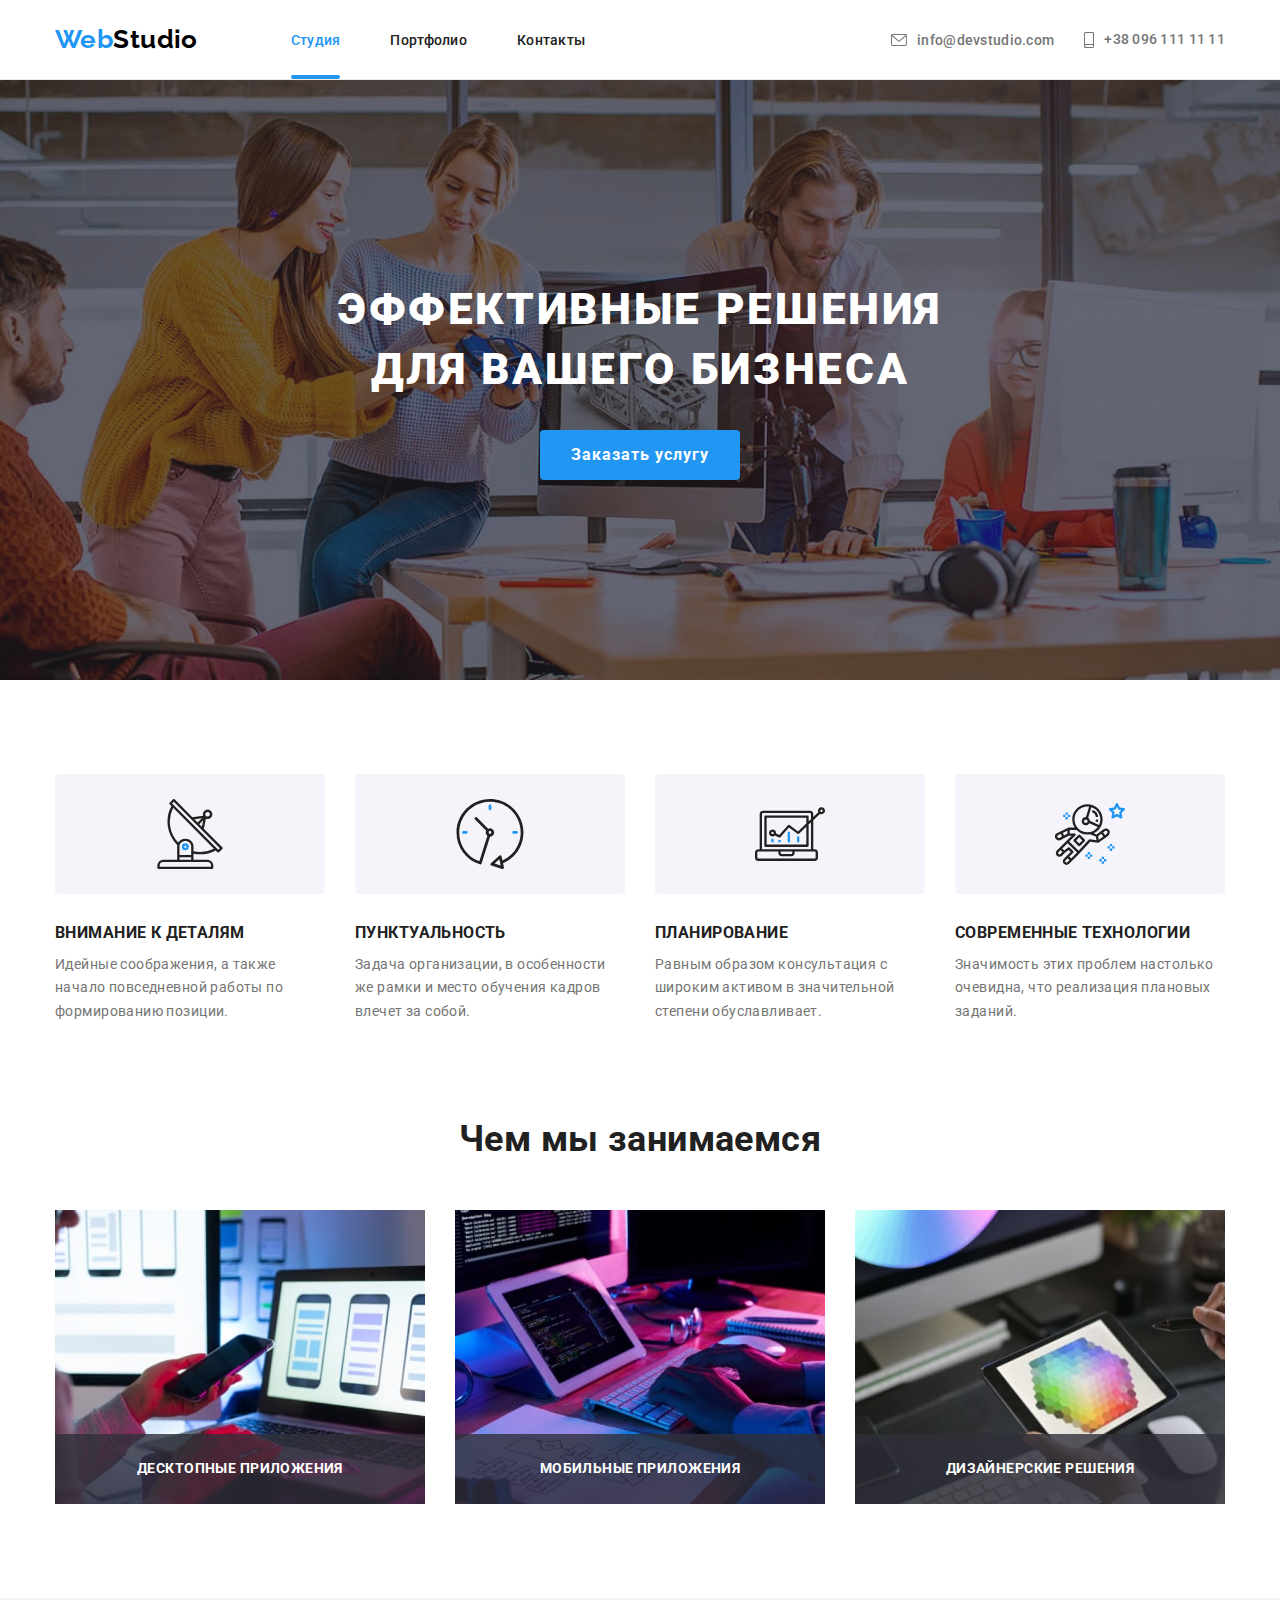
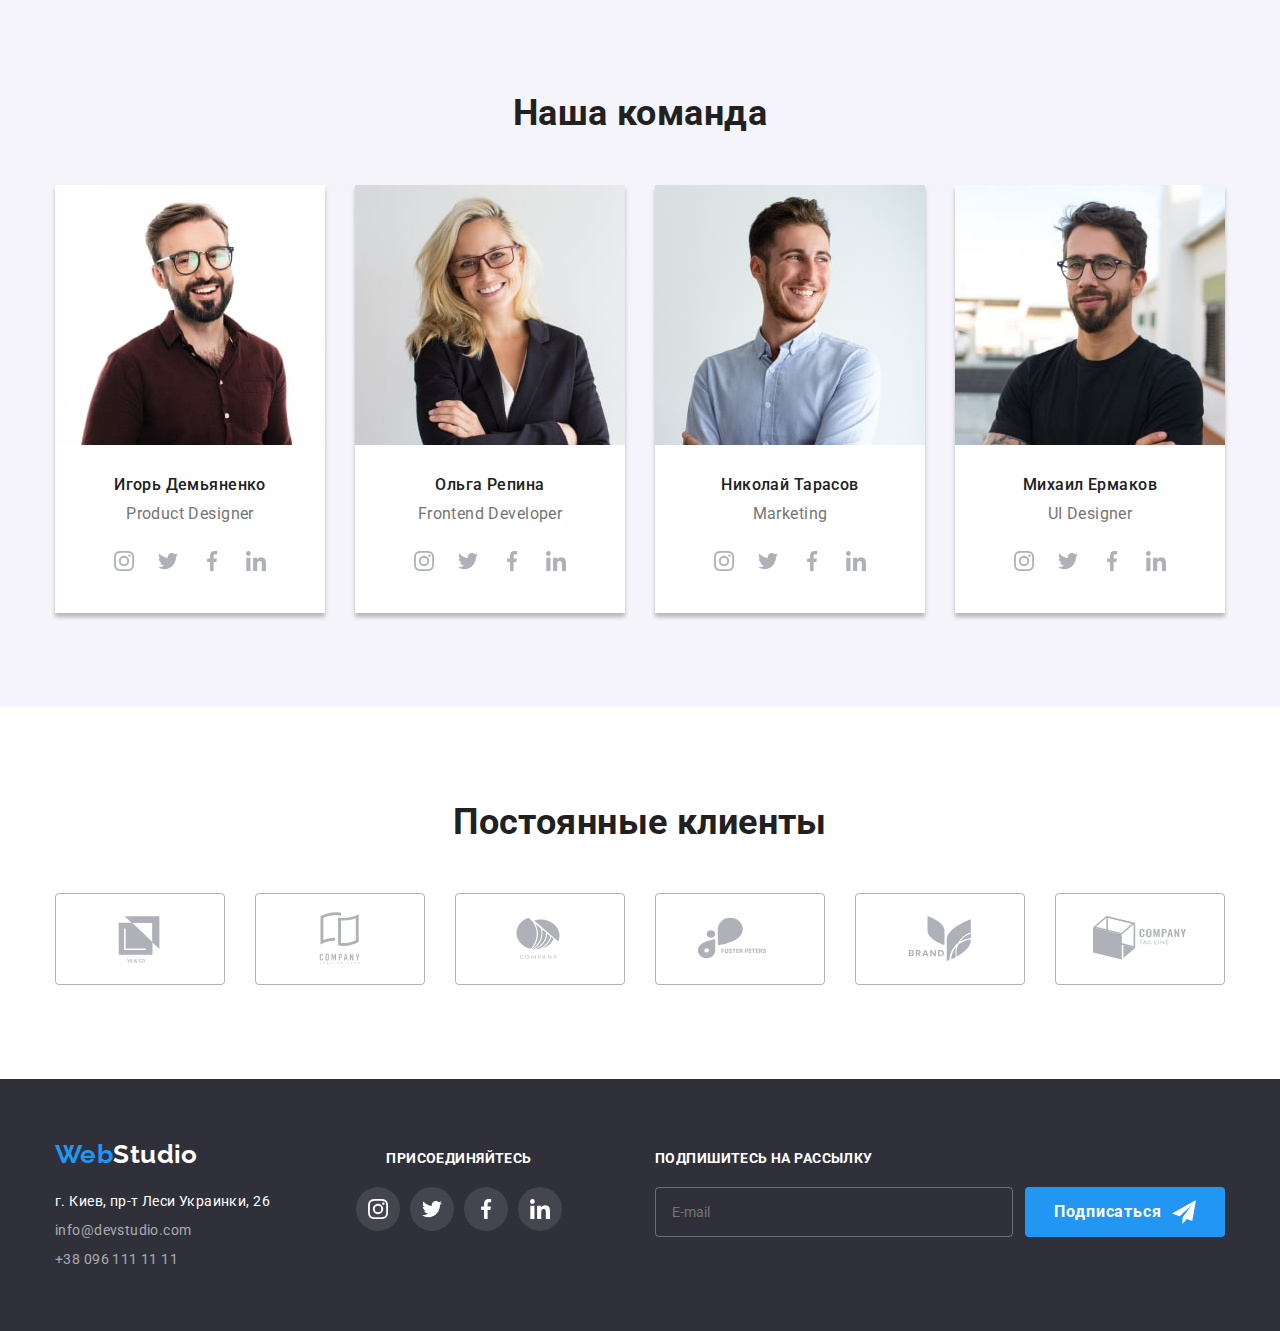
<file: index.html>
<!DOCTYPE html>
<html lang="ru">
  <head>
    <meta charset="UTF-8" />
    <meta http-equiv="X-UA-Compatible" content="IE=edge" />
    <meta name="viewport" content="width=device-width, initial-scale=1.0" />
    <title>MainPage</title>
    <link rel="preconnect" href="https://fonts.googleapis.com" />
    <link rel="preconnect" href="https://fonts.gstatic.com" crossorigin />
    <link
      href="https://fonts.googleapis.com/css2?family=Raleway:wght@700&family=Roboto:wght@400;500;700;900&display=swap"
      rel="stylesheet"
    />
    <link
      rel="stylesheet"
      href="https://cdnjs.cloudflare.com/ajax/libs/modern-normalize/1.1.0/modern-normalize.min.css"
    />
    <link rel="stylesheet" href="./css/main.min.css" />
  </head>
  <body>
    <!--...................................Header start here.........................................-->

    <header class="header header--border">
      <div class="container header__top-bar">
        <a href="./index.html" class="logo"
          ><span class="logo__web-element">Web</span>Studio</a
        >
        <button class="menu-button h--fill" type="button" data-menu-open>
          <svg
            width="40px"
            height="40px"
            aria-label="Переключатель мобильного меню"
          >
            <use
              class="menu-button__menu"
              href="./images/symbol-defs.svg#menu_40px"
            ></use>
          </svg>
        </button>
        <div class="header__mobile-container" data-menu>
          <button
            class="menu-button menu-button--close h--fill"
            type="button"
            data-menu-close
          >
            <svg
              width="40px"
              height="40px"
              aria-label="Переключатель мобильного меню"
            >
              <use
                class="menu-button__close"
                href="./images/symbol-defs.svg#close_40px"
              ></use>
            </svg>
          </button>
          <nav>
            <ul class="site-nav site-nav--space-set list">
              <li class="site-nav__list-item">
                <a
                  href="./index.html"
                  class="site-nav__link site-nav__link--current link h--color"
                  >Студия</a
                >
              </li>
              <li class="site-nav__list-item">
                <a href="./portfolio.html" class="site-nav__link link h--color"
                  >Портфолио</a
                >
              </li>
              <li class="site-nav__list-item">
                <a href="#" class="site-nav__link link h--color">Контакты</a>
              </li>
            </ul>
          </nav>
          <div class="header__contacts-socialnets-box">
            <ul class="auth-nav list">
              <li class="auth-nav__list-item">
                <a
                  href="mailto:info@devstudio.com"
                  class="auth-nav__link link h--color"
                >
                  <svg class="auth-nav__icon auth-nav__icon--envelope">
                    <use href="./images/symbol-defs.svg#icon-envelope"></use>
                  </svg>
                  info@devstudio.com
                </a>
              </li>
              <li class="auth-nav__list-item">
                <a
                  href="tel:+380961111111"
                  class="auth-nav__link link h--color"
                >
                  <svg class="auth-nav__icon auth-nav__icon--smartphone">
                    <use href="./images/symbol-defs.svg#icon-smartphone"></use>
                  </svg>
                  +38 096 111 11 11
                </a>
              </li>
            </ul>
            <ul class="socialnets-contacts list">
              <li class="socialnets-contacts__list-item">
                <a
                  href="https://www.instagram.com/"
                  class="socialnets-contacts__link link"
                  >Instagram</a
                >
              </li>
              <li class="socialnets-contacts__list-item">
                <a
                  href="https://twitter.com/"
                  class="socialnets-contacts__link link"
                  >Twitter</a
                >
              </li>
              <li class="socialnets-contacts__list-item">
                <a
                  href="https://www.facebook.com/"
                  class="socialnets-contacts__link link"
                  >Facebook</a
                >
              </li>
              <li class="socialnets-contacts__list-item">
                <a
                  href="https://linkedin.com/"
                  class="socialnets-contacts__link link"
                  >LinkedIn</a
                >
              </li>
            </ul>
          </div>
        </div>
      </div>
    </header>

    <!--....................................Header end here..........................................-->

    <!--................................Main section start here......................................-->

    <!--.....................................Hero start here.........................................-->

    <main>
      <section class="section hero">
        <h1 class="hero__title">
          Эффективные решения <br />
          для вашего бизнеса
        </h1>
        <button
          type="button"
          class="primary-button"
          aria-label="Кнопка вызова контактной формы"
          data-modal-open
        >
          Заказать услугу
        </button>
      </section>

      <!--...................................Hero end here...........................................-->

      <!--.............................Features section start here...................................-->

      <section class="section features">
        <div class="container">
          <h2 hidden>Наши особенности</h2>
          <ul class="features__list list">
            <li class="features__list-item">
              <div class="features__thumb">
                <svg class="features__icon" width="70px" height="70px">
                  <use href="./images/symbol-defs.svg#icon-antenna"></use>
                </svg>
              </div>
              <h3 class="features__title">Внимание к деталям</h3>
              <p class="features__content">
                Идейные соображения, а также начало повседневной работы по
                формированию позиции.
              </p>
            </li>
            <li class="features__list-item">
              <div class="features__thumb">
                <svg class="features__icon" width="70px" height="70px">
                  <use href="./images/symbol-defs.svg#icon-clock"></use>
                </svg>
              </div>
              <h3 class="features__title">Пунктуальность</h3>
              <p class="features__content">
                Задача организации, в особенности же рамки и место обучения
                кадров влечет за собой.
              </p>
            </li>
            <li class="features__list-item">
              <div class="features__thumb">
                <svg class="features__icon" width="70px" height="70px">
                  <use href="./images/symbol-defs.svg#icon-diagram"></use>
                </svg>
              </div>
              <h3 class="features__title">Планирование</h3>
              <p class="features__content">
                Равным образом консультация с широким активом в значительной
                степени обуславливает.
              </p>
            </li>
            <li class="features__list-item">
              <div class="features__thumb">
                <svg class="features__icon" width="70px" height="70px">
                  <use href="./images/symbol-defs.svg#icon-astronaut"></use>
                </svg>
              </div>
              <h3 class="features__title">Современные технологии</h3>
              <p class="features__content">
                Значимость этих проблем настолько очевидна, что реализация
                плановых заданий.
              </p>
            </li>
          </ul>
        </div>
      </section>

      <!--.............................Features section end here.....................................-->

      <!--...........................Occupation section start here...................................-->

      <section class="section occupation">
        <div class="container occupation__shell">
          <h2 class="section-title">Чем мы занимаемся</h2>
          <ul class="occupation__list list">
            <li class="occupation__list-item">
              <article class="development-type">
                <img
                  srcset="
                    ./images/mobile370@1x.jpg 1x,
                    ./images/mobile370@2x.jpg 2x
                  "
                  src="./images/mobile370@1x.jpg"
                  alt="Мобильные приложения"
                  width="370"
                />
                <div class="development-type__image-overlay">
                  <h3 class="h3-title">Десктопные приложения</h3>
                </div>
              </article>
            </li>
            <li class="occupation__list-item">
              <div class="development-type">
                <img
                  srcset="
                    ./images/desktop370@1x.jpg 1x,
                    ./images/desktop370@2x.jpg 2x
                  "
                  src="./images/desktop370@1x.jpg"
                  alt="Десктопные приложения"
                  width="370"
                />
                <div class="development-type__image-overlay">
                  <h3 class="h3-title">Мобильные приложения</h3>
                </div>
              </div>
            </li>
            <li class="occupation__list-item">
              <div class="development-type">
                <img
                  srcset="
                    ./images/design370@1x.jpg 1x,
                    ./images/design370@2x.jpg 2x
                  "
                  src="./images/design370@1x.jpg"
                  alt="Разработка дизайна"
                  width="370"
                />
                <div class="development-type__image-overlay">
                  <h3 class="h3-title">Дизайнерские решения</h3>
                </div>
              </div>
            </li>
          </ul>
        </div>
      </section>

      <!--............................Occupation section end here....................................-->

      <!--............................Our team section start here....................................-->

      <section class="section team">
        <div class="container">
          <h2 class="section-title">Наша команда</h2>
          <ul class="team__list list">
            <li class="team__list-item">
              <article class="employee">
                <img
                  srcset="
                    ./images/ihor450@1x.jpg 450w,
                    ./images/ihor450@2x.jpg 900w,
                    ./images/ihor354@1x.jpg 354w,
                    ./images/ihor354@2x.jpg 708w,
                    ./images/ihor270@1x.jpg 270w,
                    ./images/ihor270@2x.jpg 540w
                  "
                  sizes="(min-width: 1200px) 270px, (min-width: 768px) 354px, 100vw"
                  src="./images/ihor450@1x.jpg"
                  alt="Фото Игоря Демьяненко"
                />
                <div class="employee__meta">
                  <h4 class="employee__name">Игорь Демьяненко</h4>
                  <p class="employee__position">Product Designer</p>
                  <ul class="links-list list">
                    <li>
                      <a href="https://www.instagram.com/" class="link">
                        <div
                          class="links-list__shell h--fill h--background-color"
                        >
                          <svg width="20px" height="20px">
                            <use
                              href="./images/symbol-defs.svg#icon-instagram"
                            ></use>
                          </svg>
                        </div>
                      </a>
                    </li>
                    <li>
                      <a href="https://twitter.com/" class="link">
                        <div
                          class="links-list__shell h--fill h--background-color"
                        >
                          <svg width="20px" height="20px">
                            <use
                              href="./images/symbol-defs.svg#icon-twitter"
                            ></use>
                          </svg>
                        </div>
                      </a>
                    </li>
                    <li>
                      <a href="https://www.facebook.com/" class="link">
                        <div
                          class="links-list__shell h--fill h--background-color"
                        >
                          <svg width="20px" height="20px">
                            <use
                              href="./images/symbol-defs.svg#icon-facebook"
                            ></use>
                          </svg>
                        </div>
                      </a>
                    </li>
                    <li>
                      <a href="https://linkedin.com/" class="link">
                        <div
                          class="links-list__shell h--fill h--background-color"
                        >
                          <svg width="20px" height="20px">
                            <use
                              href="./images/symbol-defs.svg#icon-linkedin"
                            ></use>
                          </svg>
                        </div>
                      </a>
                    </li>
                  </ul>
                </div>
              </article>
            </li>
            <li class="team__list-item">
              <article class="employee">
                <img
                  srcset="
                    ./images/olha450@1x.jpg 450w,
                    ./images/olha450@2x.jpg 900w,
                    ./images/olha354@1x.jpg 354w,
                    ./images/olha354@2x.jpg 708w,
                    ./images/olha270@1x.jpg 270w,
                    ./images/olha270@2x.jpg 540w
                  "
                  sizes="(min-width: 1200px) 270px, (min-width: 768px) 354px, 100vw"
                  src="./images/olha450@1x.jpg"
                  alt="Фото Ольги Репиной"
                />
                <div class="employee__meta">
                  <h4 class="employee__name">Ольга Репина</h4>
                  <p class="employee__position">Frontend Developer</p>
                  <ul class="links-list list">
                    <li>
                      <a href="https://www.instagram.com/" class="link">
                        <div
                          class="links-list__shell h--fill h--background-color"
                        >
                          <svg width="20px" height="20px">
                            <use
                              href="./images/symbol-defs.svg#icon-instagram"
                            ></use>
                          </svg>
                        </div>
                      </a>
                    </li>
                    <li>
                      <a href="https://twitter.com/" class="link">
                        <div
                          class="links-list__shell h--fill h--background-color"
                        >
                          <svg width="20px" height="20px">
                            <use
                              href="./images/symbol-defs.svg#icon-twitter"
                            ></use>
                          </svg>
                        </div>
                      </a>
                    </li>
                    <li>
                      <a href="https://www.facebook.com/" class="link">
                        <div
                          class="links-list__shell h--fill h--background-color"
                        >
                          <svg width="20px" height="20px">
                            <use
                              href="./images/symbol-defs.svg#icon-facebook"
                            ></use>
                          </svg>
                        </div>
                      </a>
                    </li>
                    <li>
                      <a href="https://linkedin.com/" class="link">
                        <div
                          class="links-list__shell h--fill h--background-color"
                        >
                          <svg width="20px" height="20px">
                            <use
                              href="./images/symbol-defs.svg#icon-linkedin"
                            ></use>
                          </svg>
                        </div>
                      </a>
                    </li>
                  </ul>
                </div>
              </article>
            </li>
            <li class="team__list-item">
              <article class="employee">
                <img
                  srcset="
                    ./images/nikolay450@1x.jpg 450w,
                    ./images/nikolay450@2x.jpg 900w,
                    ./images/nikolay354@1x.jpg 354w,
                    ./images/nikolay354@2x.jpg 708w,
                    ./images/nikolay270@1x.jpg 270w,
                    ./images/nikolay270@2x.jpg 540w
                  "
                  sizes="(min-width: 1200px) 270px, (min-width: 768px) 354px, 100vw"
                  src="./images/nikolay450@1x.jpg"
                  alt="Фото Николая Тарасова"
                />
                <div class="employee__meta">
                  <h4 class="employee__name">Николай Тарасов</h4>
                  <p class="employee__position">Marketing</p>
                  <ul class="links-list list">
                    <li>
                      <a href="https://www.instagram.com/" class="link">
                        <div
                          class="links-list__shell h--fill h--background-color"
                        >
                          <svg width="20px" height="20px">
                            <use
                              href="./images/symbol-defs.svg#icon-instagram"
                            ></use>
                          </svg>
                        </div>
                      </a>
                    </li>
                    <li>
                      <a href="https://twitter.com/" class="link">
                        <div
                          class="links-list__shell h--fill h--background-color"
                        >
                          <svg width="20px" height="20px">
                            <use
                              href="./images/symbol-defs.svg#icon-twitter"
                            ></use>
                          </svg>
                        </div>
                      </a>
                    </li>
                    <li>
                      <a href="https://www.facebook.com/" class="link">
                        <div
                          class="links-list__shell h--fill h--background-color"
                        >
                          <svg width="20px" height="20px">
                            <use
                              href="./images/symbol-defs.svg#icon-facebook"
                            ></use>
                          </svg>
                        </div>
                      </a>
                    </li>
                    <li>
                      <a href="https://linkedin.com/" class="link">
                        <div
                          class="links-list__shell h--fill h--background-color"
                        >
                          <svg width="20px" height="20px">
                            <use
                              href="./images/symbol-defs.svg#icon-linkedin"
                            ></use>
                          </svg>
                        </div>
                      </a>
                    </li>
                  </ul>
                </div>
              </article>
            </li>
            <li class="team__list-item">
              <article class="employee">
                <img
                  srcset="
                    ./images/mihail450@1x.jpg 450w,
                    ./images/mihail450@2x.jpg 900w,
                    ./images/mihail354@1x.jpg 354w,
                    ./images/mihail354@2x.jpg 708w,
                    ./images/mihail270@1x.jpg 270w,
                    ./images/mihail270@2x.jpg 540w
                  "
                  sizes="(min-width: 1200px) 270px, (min-width: 768px) 354px, 100vw"
                  src="./images/mihail450@1x.jpg"
                  alt="Фото Михаила Ермакова"
                />
                <div class="employee__meta">
                  <h4 class="employee__name">Михаил Ермаков</h4>
                  <p class="employee__position">UI Designer</p>
                  <ul class="links-list list">
                    <li>
                      <a href="https://www.instagram.com/" class="link">
                        <div
                          class="links-list__shell h--fill h--background-color"
                        >
                          <svg width="20px" height="20px">
                            <use
                              href="./images/symbol-defs.svg#icon-instagram"
                            ></use>
                          </svg>
                        </div>
                      </a>
                    </li>
                    <li>
                      <a href="https://twitter.com/" class="link">
                        <div
                          class="links-list__shell h--fill h--background-color"
                        >
                          <svg width="20px" height="20px">
                            <use
                              href="./images/symbol-defs.svg#icon-twitter"
                            ></use>
                          </svg>
                        </div>
                      </a>
                    </li>
                    <li>
                      <a href="https://www.facebook.com/" class="link">
                        <div
                          class="links-list__shell h--fill h--background-color"
                        >
                          <svg width="20px" height="20px">
                            <use
                              href="./images/symbol-defs.svg#icon-facebook"
                            ></use>
                          </svg>
                        </div>
                      </a>
                    </li>
                    <li>
                      <a href="https://linkedin.com/" class="link">
                        <div
                          class="links-list__shell h--fill h--background-color"
                        >
                          <svg width="20px" height="20px">
                            <use
                              href="./images/symbol-defs.svg#icon-linkedin"
                            ></use>
                          </svg>
                        </div>
                      </a>
                    </li>
                  </ul>
                </div>
              </article>
            </li>
          </ul>
        </div>
      </section>

      <!--...............................Our team section end here...................................-->

      <!--.............................REGULAR CUSTOMERS START HERE..................................-->

      <section class="section customers">
        <div class="container">
          <h2 class="section-title">Постоянные клиенты</h2>
          <ul class="customers__list list">
            <li class="customers__list-item">
              <a href="#" class="link">
                <div class="customers__shell h--border">
                  <svg class="h--fill" width="106px" height="60px">
                    <use
                      href="./images/symbol-defs.svg#icon-logocompany1"
                    ></use>
                  </svg>
                </div>
              </a>
            </li>
            <li class="customers__list-item">
              <a href="#" class="link">
                <div class="customers__shell h--border">
                  <svg class="h--fill" width="106px" height="60px">
                    <use
                      href="./images/symbol-defs.svg#icon-logocompany2"
                    ></use>
                  </svg>
                </div>
              </a>
            </li>
            <li class="customers__list-item">
              <a href="#" class="link">
                <div class="customers__shell h--border">
                  <svg class="h--fill" width="106px" height="60px">
                    <use
                      href="./images/symbol-defs.svg#icon-logocompany3"
                    ></use>
                  </svg>
                </div>
              </a>
            </li>
            <li class="customers__list-item">
              <a href="#" class="link">
                <div class="customers__shell h--border">
                  <svg class="h--fill" width="106px" height="60px">
                    <use
                      href="./images/symbol-defs.svg#icon-logocompany4"
                    ></use>
                  </svg>
                </div>
              </a>
            </li>
            <li class="customers__list-item">
              <a href="#" class="link">
                <div class="customers__shell h--border">
                  <svg class="h--fill" width="106px" height="60px">
                    <use
                      href="./images/symbol-defs.svg#icon-logocompany5"
                    ></use>
                  </svg>
                </div>
              </a>
            </li>
            <li class="customers__list-item">
              <a href="#" class="link">
                <div class="customers__shell h--border">
                  <svg class="h--fill" width="106px" height="60px">
                    <use
                      href="./images/symbol-defs.svg#icon-logocompany6"
                    ></use>
                  </svg>
                </div>
              </a>
            </li>
          </ul>
        </div>
      </section>
    </main>

    <!--.............................REGULAR CUSTOMERS END HERE .....................................-->

    <!--...............................Main section end here.........................................-->

    <!--.................................Footer start here...........................................-->

    <footer class="section bottom">
      <div class="container bottom__box">
        <div class="bottom__join-us">
          <div class="bottom__adress-box">
            <a href="./index.html" class="logo logo--footerstyle"
              ><span class="logo__web-element">Web</span>Studio</a
            >
            <address class="contacts">
              <ul class="contacts__list list">
                <li class="contacts__list-item">
                  <a
                    href="https://www.google.com.ua/maps/place/%D0%B1%D1%83%D0%BB.+%D0%9B%D0%B5%D1%81%D0%B8+%D0%A3%D0%BA%D1%80%D0%B0%D0%B8%D0%BD%D0%BA%D0%B8,+26,+%D0%9A%D0%B8%D0%B5%D0%B2,+02000/@50.4267174,30.5365151,17.56z/data=!4m5!3m4!1s0x40d4cf0e033ecbe9:0x57a4dffefec77da0!8m2!3d50.4265807!4d30.538386?hl=ru"
                    class="contacts__map-address contacts__link link h--color"
                    >г. Киев, пр-т Леси Украинки, 26
                  </a>
                </li>
                <li class="contacts__list-item">
                  <a
                    href="mailto:info@devstudio.com"
                    class="contacts__mailphone contacts__link link h--color"
                    >info@devstudio.com</a
                  >
                </li>
                <li class="contacts__list-item">
                  <a
                    href="tel:+380961111111"
                    class="contacts__mailphone contacts__link link h--color"
                    >+38 096 111 11 11</a
                  >
                </li>
              </ul>
            </address>
          </div>
          <div class="bottom__links-box">
            <h3 class="h3-title h3-title--footer-indent">присоединяйтесь</h3>
            <ul class="links-list links-list--no-justify list">
              <li class="links-list__item">
                <a href="https://www.instagram.com/" class="link">
                  <div
                    class="
                      links-list__shell links-list__shell--footer-colors
                      h--fill h--background-color
                    "
                  >
                    <svg class="icon-socialnet" width="20px" height="20px">
                      <use href="./images/symbol-defs.svg#icon-instagram"></use>
                    </svg>
                  </div>
                </a>
              </li>
              <li class="links-list__item">
                <a href="https://twitter.com/" class="link">
                  <div
                    class="
                      links-list__shell links-list__shell--footer-colors
                      h--fill h--background-color
                    "
                  >
                    <svg class="icon-socialnet" width="20px" height="20px">
                      <use href="./images/symbol-defs.svg#icon-twitter"></use>
                    </svg>
                  </div>
                </a>
              </li>
              <li class="links-list__item">
                <a href="https://www.facebook.com/" class="link">
                  <div
                    class="
                      links-list__shell links-list__shell--footer-colors
                      h--fill h--background-color
                    "
                  >
                    <svg class="icon-socialnet" width="20px" height="20px">
                      <use href="./images/symbol-defs.svg#icon-facebook"></use>
                    </svg>
                  </div>
                </a>
              </li>
              <li class="links-list__item">
                <a href="https://linkedin.com/" class="link">
                  <div
                    class="
                      links-list__shell links-list__shell--footer-colors
                      h--fill h--background-color
                    "
                  >
                    <svg class="icon-socialnet" width="20px" height="20px">
                      <use href="./images/symbol-defs.svg#icon-linkedin"></use>
                    </svg>
                  </div>
                </a>
              </li>
            </ul>
          </div>
        </div>
        <div class="bottom__subscribe">
          <form name="secondary-form" autocomplete="off">
            <div class="secondary-form__box">
              <div class="secondary-form__input-box">
                <label for="subs-email" class="h3-title h3-title--footer-indent"
                  >Подпишитесь на рассылку</label
                >
                <input
                  class="secondary-form__input"
                  type="email"
                  name="subs-email"
                  id="subs-email"
                  placeholder="E-mail"
                />
              </div>
              <button type="submit" class="primary-button">
                <span class="primary-button__core">
                  Подписаться
                  <svg
                    class="primary-button__icon"
                    aria-label="Кнопка подтверждения электронной почты"
                    width="24px"
                    height="24px"
                  >
                    <use href="./images/symbol-defs.svg#icon-telegram"></use>
                  </svg>
                </span>
              </button>
            </div>
          </form>
        </div>
      </div>
    </footer>

    <!--......................................Footer and here........................................-->

    <!--......................................Backdrop + Modal.......................................-->

    <div class="backdrop is-hidden" data-modal>
      <div class="modal">
        <form class="main-form">
          <h3 class="main-form__title">
            Оставьте свои данные, мы вам перезвоним
          </h3>
          <ul class="main-form__list list">
            <li class="main-form__list-item">
              <div class="main-form__input-shell">
                <input
                  class="main-form__input"
                  type="text"
                  name="customer-name"
                  id="customer-name"
                  placeholder=" "
                  autofocus
                />
                <label class="main-form__label" for="customer-name">Имя</label>
                <svg class="main-form__icon" width="18px" height="18px">
                  <use
                    class="h--fill"
                    href="./images/symbol-defs.svg#icon-person"
                  ></use>
                </svg>
              </div>
            </li>
            <li class="main-form__list-item">
              <div class="main-form__input-shell">
                <input
                  class="main-form__input"
                  type="tel"
                  name="customer-phone"
                  id="customer-phone"
                  placeholder=" "
                />
                <label class="main-form__label" for="customer-phone"
                  >Телефон</label
                >
                <svg class="main-form__icon" width="18px" height="18px">
                  <use
                    class="h--fill"
                    href="./images/symbol-defs.svg#icon-phone"
                  ></use>
                </svg>
              </div>
            </li>
            <li class="main-form__list-item">
              <div class="main-form__input-shell">
                <input
                  class="main-form__input"
                  type="email"
                  name="customer-email"
                  id="customer-email"
                  placeholder=" "
                />
                <label class="main-form__label" for="customer-email"
                  >Почта</label
                >
                <svg class="main-form__icon" width="18px" height="18px">
                  <use
                    class="h--fill"
                    href="./images/symbol-defs.svg#icon-email"
                  ></use>
                </svg>
              </div>
            </li>
            <li class="main-form__list-item">
              <div class="main-form__input-shell">
                <textarea
                  class="main-form__input main-form__input--textarea-set"
                  name="comment"
                  id="comment"
                  rows="5"
                  placeholder="Введите текст"
                ></textarea>
                <label class="main-form__label" for="comment"
                  >Комментарий</label
                >
              </div>
            </li>
          </ul>
          <div class="main-form__checkbox-shell">
            <label class="main-form__checkbox-label" for="agree-check">
              <input
                class="main-form__checkbox-area"
                type="checkbox"
                name="agree-check"
                id="agree-check"
              />
              <span class="main-form__checkbox-icon-shell"></span>
              <svg class="main-form__checkbox-icon" width="16px" height="15px">
                <use href="./images/symbol-defs.svg#icon-send"></use>
              </svg>
              <span class="main-form__agree-text"
                >Соглашаюсь с рассылкой и принимаю
                <a href="#" class="main-form__link link">Условия договора</a>
              </span>
            </label>
          </div>
          <button
            class="primary-button primary-button--formstyle"
            type="submit"
            aria-label="Кнопка соглашения с рассылкой"
          >
            Отправить
          </button>
        </form>

        <button type="button" class="close-button" data-modal-close>
          <svg
            class="close-button__icon h--fill h--box-shadow"
            width="30px"
            height="30px"
            aria-label="Закрытие контактной формы"
          >
            <use href="./images/symbol-defs.svg#xmark"></use>
          </svg>
        </button>
      </div>
    </div>
    <script src="./js/mobile-menu.js"></script>
    <script src="./js/modal.js"></script>
  </body>
</html>
</file>
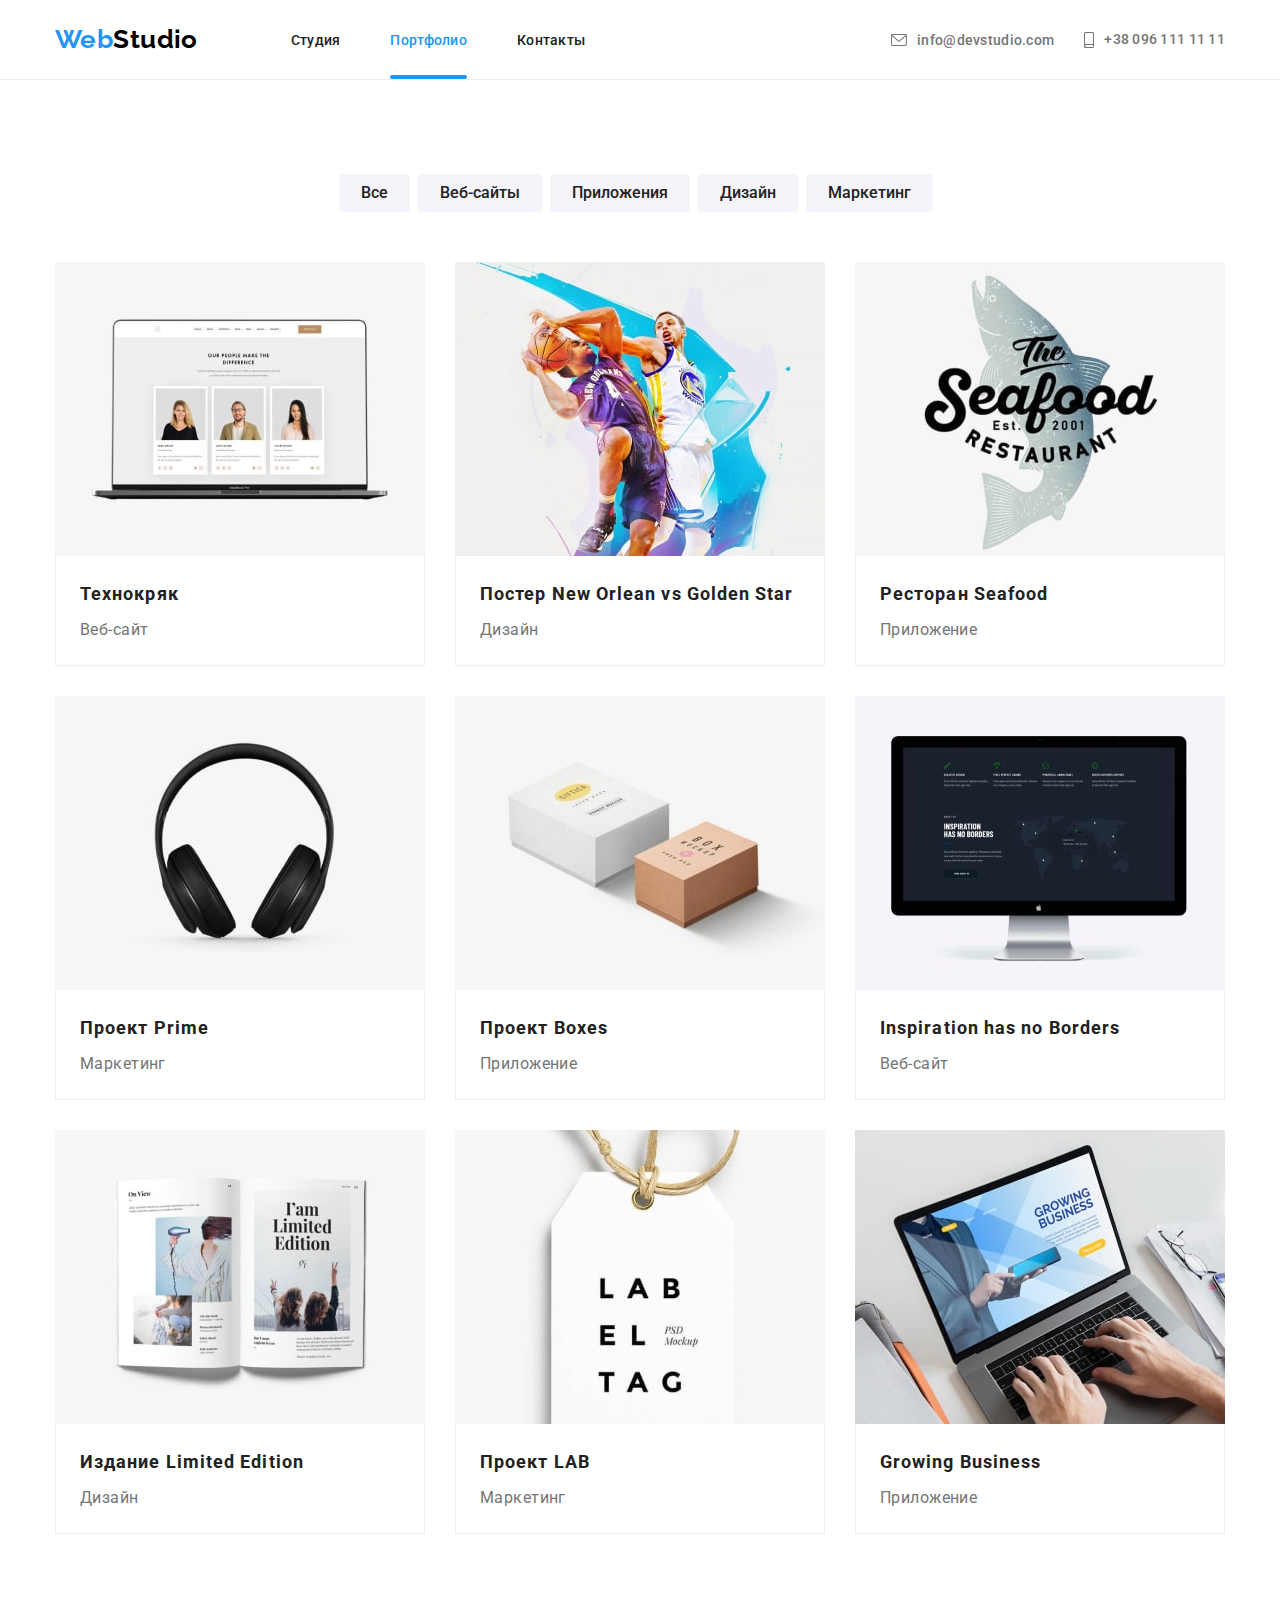
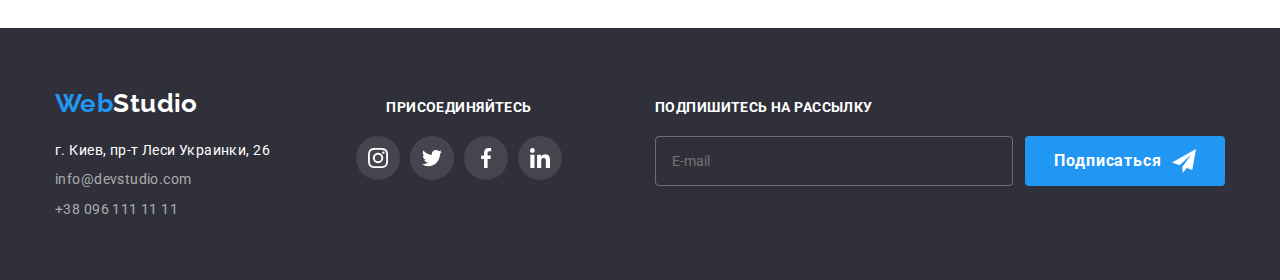
<file: portfolio.html>
<!DOCTYPE html>
<html lang="ru">
  <head>
    <meta charset="UTF-8" />
    <meta http-equiv="X-UA-Compatible" content="IE=edge" />
    <meta name="viewport" content="width=device-width, initial-scale=1.0" />
    <title>PortfolioPage</title>
    <link rel="preconnect" href="https://fonts.googleapis.com" />
    <link rel="preconnect" href="https://fonts.gstatic.com" crossorigin />
    <link
      href="https://fonts.googleapis.com/css2?family=Raleway:wght@700&family=Roboto:wght@400;500;700;900&display=swap"
      rel="stylesheet"
    />
    <link
      rel="stylesheet"
      href="https://cdnjs.cloudflare.com/ajax/libs/modern-normalize/1.1.0/modern-normalize.min.css"
    />
    <link rel="stylesheet" href="./css/main.min.css" />
  </head>

  <body>
    <!--.................................Header start here..........................................-->

    <header class="header header--border">
      <div class="container header__top-bar">
        <a href="./index.html" class="logo"
          ><span class="logo__web-element">Web</span>Studio</a
        >
        <button class="menu-button h--fill" type="button" data-menu-open>
          <svg
            width="40px"
            height="40px"
            aria-label="Переключатель мобильного меню"
            aria-expanded="false"
          >
            <use
              class="menu-button__menu"
              href="./images/symbol-defs.svg#menu_40px"
            ></use>
          </svg>
        </button>
        <div class="header__mobile-container" data-menu>
          <button
            class="menu-button menu-button--close h--fill"
            type="button"
            data-menu-close
          >
            <svg
              width="40px"
              height="40px"
              aria-label="Переключатель мобильного меню"
              aria-expanded="false"
            >
              <use
                class="menu-button__close"
                href="./images/symbol-defs.svg#close_40px"
              ></use>
            </svg>
          </button>
          <nav>
            <ul class="site-nav site-nav--space-set list">
              <li class="site-nav__list-item">
                <a href="./index.html" class="site-nav__link link h--color"
                  >Студия</a
                >
              </li>
              <li class="site-nav__list-item">
                <a
                  href="./portfolio.html"
                  class="site-nav__link site-nav__link--current link h--color"
                  >Портфолио</a
                >
              </li>
              <li class="site-nav__list-item">
                <a href="#" class="site-nav__link link h--color">Контакты</a>
              </li>
            </ul>
          </nav>
          <div class="header__contacts-socialnets-box">
            <ul class="auth-nav list">
              <li class="auth-nav__list-item">
                <a
                  href="mailto:info@devstudio.com"
                  class="auth-nav__link link h--color"
                >
                  <svg class="auth-nav__icon" width="16px" height="12px">
                    <use href="./images/symbol-defs.svg#icon-envelope"></use>
                  </svg>
                  info@devstudio.com
                </a>
              </li>
              <li class="auth-nav__list-item">
                <a
                  href="tel:+380961111111"
                  class="auth-nav__link link h--color"
                >
                  <svg class="auth-nav__icon" width="10px" height="16px">
                    <use href="./images/symbol-defs.svg#icon-smartphone"></use>
                  </svg>
                  +38 096 111 11 11
                </a>
              </li>
            </ul>
            <ul class="socialnets-contacts list">
              <li class="socialnets-contacts__list-item">
                <a
                  href="https://www.instagram.com/"
                  class="socialnets-contacts__link link"
                  >Instagram</a
                >
              </li>
              <li class="socialnets-contacts__list-item">
                <a
                  href="https://twitter.com/"
                  class="socialnets-contacts__link link"
                  >Twitter</a
                >
              </li>
              <li class="socialnets-contacts__list-item">
                <a
                  href="https://www.facebook.com/"
                  class="socialnets-contacts__link link"
                  >Facebook</a
                >
              </li>
              <li class="socialnets-contacts__list-item">
                <a
                  href="https://linkedin.com/"
                  class="socialnets-contacts__link link"
                  >LinkedIn</a
                >
              </li>
            </ul>
          </div>
        </div>
      </div>
    </header>

    <!--..................................Header end here............................................-->

    <!--..............................Main section start here........................................-->

    <main>
      <section class="section portfolio">
        <div class="container">
          <h1 hidden>Наши работы</h1>

          <!--...........................Works filter...................................-->

          <ul class="filter list">
            <li class="filter__type">
              <button
                type="button"
                class="filter__button h-color h-shadow h-bgc"
              >
                Все
              </button>
            </li>
            <li class="filter__type">
              <button
                type="button"
                class="filter__button h-color h-shadow h-bgc"
              >
                Веб-сайты
              </button>
            </li>
            <li class="filter__type">
              <button
                type="button"
                class="filter__button h-color h-shadow h-bgc"
              >
                Приложения
              </button>
            </li>
            <li class="filter__type">
              <button
                type="button"
                class="filter__button h-color h-shadow h-bgc"
              >
                Дизайн
              </button>
            </li>
            <li class="filter__type">
              <button
                type="button"
                class="filter__button h-color h-shadow h-bgc"
              >
                Маркетинг
              </button>
            </li>
          </ul>

          <!--.......................... Works examples ................................-->

          <ul class="examples-set list">
            <li class="examples-set__item h-shadow">
              <a href="#" class="examples-set__link link">
                <article class="example">
                  <div class="example__image-thumb">
                    <img
                      srcset="
                        ./images/tehnokryak450@1x.jpg 450w,
                        ./images/tehnokryak450@2x.jpg 900w,
                        ./images/tehnokryak354@1x.jpg 354w,
                        ./images/tehnokryak354@2x.jpg 708w,
                        ./images/tehnokryak370@1x.jpg 370w,
                        ./images/tehnokryak370@2x.jpg 740w
                      "
                      sizes="(min-width: 1200px) 370px, (min-width: 768px) 354px, 100vw"
                      src="./images/tehnokryak450@1x.jpg"
                      alt="Презентация проекта технокряк"
                    />
                    <div class="example__image-overlay">
                      <p>
                        Технокряк это современная площадка распространения
                        коронавируса. Компании используют эту платформу для
                        цифрового шпионажа и атак на защищённые сервера
                        конкурентов.
                      </p>
                    </div>
                  </div>
                  <div class="example__link-box">
                    <h2 class="example__title">Технокряк</h2>
                    <p class="example__text">Веб-сайт</p>
                  </div>
                </article>
              </a>
            </li>
            <li class="examples-set__item h-shadow">
              <a href="#" class="examples-set__link link">
                <article class="example">
                  <div class="example__image-thumb">
                    <img
                      srcset="
                        ./images/poster450@1x.jpg 450w,
                        ./images/poster450@2x.jpg 900w,
                        ./images/poster354@1x.jpg 354w,
                        ./images/poster354@2x.jpg 708w,
                        ./images/poster370@1x.jpg 370w,
                        ./images/poster370@2x.jpg 740w
                      "
                      sizes="(min-width: 1200px) 370px, (min-width: 768px) 354px, 100vw"
                      src="./images/poster450@1x.jpg"
                      alt="Постер New Orlean vs Golden State Warriors"
                    />
                    <div class="example__image-overlay">
                      <p>
                        Lorem ipsum dolor sit amet consectetur adipisicing elit.
                        Tempore minus quas laboriosam voluptate veritatis
                        eligendi iusto facilis delectus? Totam voluptates sit
                        eos illum consequuntur, odit illo. Dignissimos odit
                        quaerat nihil?
                      </p>
                    </div>
                  </div>
                  <div class="example__link-box">
                    <h2 class="example__title">
                      Постер New Orlean vs Golden Star
                    </h2>
                    <p class="example__text">Дизайн</p>
                  </div>
                </article>
              </a>
            </li>
            <li class="examples-set__item h-shadow">
              <a href="#" class="examples-set__link link">
                <article class="example">
                  <div class="example__image-thumb">
                    <img
                      srcset="
                        ./images/restaurant450@1x.jpg 450w,
                        ./images/restaurant450@2x.jpg 900w,
                        ./images/restaurant354@1x.jpg 354w,
                        ./images/restaurant354@2x.jpg 708w,
                        ./images/restaurant370@1x.jpg 370w,
                        ./images/restaurant370@2x.jpg 740w
                      "
                      sizes="(min-width: 1200px) 370px, (min-width: 768px) 354px, 100vw"
                      src="./images/restaurant450@1x.jpg"
                      alt="Презентация приложения Seafood"
                    />
                    <div class="example__image-overlay">
                      <p>
                        Lorem ipsum dolor sit amet consectetur adipisicing elit.
                        Ipsam, sunt. Natus harum veritatis nisi quibusdam sed,
                        tenetur fuga temporibus corporis sit dolor sapiente
                        laboriosam illum, accusamus ut pariatur, quisquam porro!
                      </p>
                    </div>
                  </div>
                  <div class="example__link-box">
                    <h2 class="example__title">Ресторан Seafood</h2>
                    <p class="example__text">Приложение</p>
                  </div>
                </article>
              </a>
            </li>
            <li class="examples-set__item h-shadow">
              <a href="#" class="examples-set__link link">
                <article class="example">
                  <div class="example__image-thumb">
                    <img
                      srcset="
                        ./images/prime450@1x.jpg 450w,
                        ./images/prime450@2x.jpg 900w,
                        ./images/prime354@1x.jpg 354w,
                        ./images/prime354@2x.jpg 708w,
                        ./images/prime370@1x.jpg 370w,
                        ./images/prime370@2x.jpg 740w
                      "
                      sizes="(min-width: 1200px) 370px, (min-width: 768px) 354px, 100vw"
                      src="./images/prime450@1x.jpg"
                      alt="Презентация проекта Prime"
                    />
                    <div class="example__image-overlay">
                      <p>
                        Lorem ipsum, dolor sit amet consectetur adipisicing
                        elit. A, ducimus necessitatibus cupiditate labore
                        nesciunt consequatur suscipit odio eum magnam autem cum
                        odit aspernatur, incidunt rerum voluptatem recusandae
                        consectetur. Illo, nobis?
                      </p>
                    </div>
                  </div>
                  <div class="example__link-box">
                    <h2 class="example__title">Проект Prime</h2>
                    <p class="example__text">Маркетинг</p>
                  </div>
                </article>
              </a>
            </li>
            <li class="examples-set__item h-shadow">
              <a href="#" class="examples-set__link link">
                <article class="example">
                  <div class="example__image-thumb">
                    <img
                      srcset="
                        ./images/boxes450@1x.jpg 450w,
                        ./images/boxes450@2x.jpg 900w,
                        ./images/boxes354@1x.jpg 354w,
                        ./images/boxes354@2x.jpg 708w,
                        ./images/boxes370@1x.jpg 370w,
                        ./images/boxes370@2x.jpg 740w
                      "
                      sizes="(min-width: 1200px) 370px, (min-width: 768px) 354px, 100vw"
                      src="./images/boxes450@1x.jpg"
                      alt="Презентация проекта Boxes"
                    />
                    <div class="example__image-overlay">
                      <p>
                        Lorem ipsum dolor sit amet consectetur adipisicing elit.
                        Possimus similique dignissimos adipisci soluta dolores
                        consequuntur corrupti quasi, nihil quisquam enim tempore
                        repellendus accusamus? Architecto suscipit perspiciatis
                        quam dolor placeat fugiat.
                      </p>
                    </div>
                  </div>
                  <div class="example__link-box">
                    <h2 class="example__title">Проект Boxes</h2>
                    <p class="example__text">Приложение</p>
                  </div>
                </article>
              </a>
            </li>
            <li class="examples-set__item h-shadow">
              <a href="#" class="examples-set__link link">
                <article class="example">
                  <div class="example__image-thumb">
                    <img
                      srcset="
                        ./images/inspiration450@1x.jpg 450w,
                        ./images/inspiration450@2x.jpg 900w,
                        ./images/inspiration354@1x.jpg 354w,
                        ./images/inspiration354@2x.jpg 708w,
                        ./images/inspiration370@1x.jpg 370w,
                        ./images/inspiration370@2x.jpg 740w
                      "
                      sizes="(min-width: 1200px) 370px, (min-width: 768px) 354px, 100vw"
                      src="./images/inspiration450@1x.jpg"
                      alt="Презентация проекта Inspiration has no Borders"
                    />
                    <div class="example__image-overlay">
                      <p>
                        Lorem ipsum dolor sit, amet consectetur adipisicing
                        elit. Omnis ex reiciendis praesentium delectus corporis.
                        Incidunt cum assumenda illo eligendi vel doloribus!
                        Harum tempora eum ut? Vero consequatur sint repellendus
                        iusto?
                      </p>
                    </div>
                  </div>
                  <div class="example__link-box">
                    <h2 class="example__title">Inspiration has no Borders</h2>
                    <p class="example__text">Веб-сайт</p>
                  </div>
                </article>
              </a>
            </li>
            <li class="examples-set__item h-shadow">
              <a href="#" class="examples-set__link link">
                <article class="example">
                  <div class="example__image-thumb">
                    <img
                      srcset="
                        ./images/limited450@1x.jpg 450w,
                        ./images/limited450@2x.jpg 900w,
                        ./images/limited354@1x.jpg 354w,
                        ./images/limited354@2x.jpg 708w,
                        ./images/limited370@1x.jpg 370w,
                        ./images/limited370@2x.jpg 740w
                      "
                      sizes="(min-width: 1200px) 370px, (min-width: 768px) 354px, 100vw"
                      src="./images/limited450@1x.jpg"
                      alt="Дизайн издания Limited Edition"
                    />
                    <div class="example__image-overlay">
                      <p>
                        Lorem ipsum dolor sit amet consectetur adipisicing elit.
                        Ipsa reprehenderit eveniet, sint nemo laboriosam, aut,
                        consequuntur ut suscipit dolor laudantium amet quam
                        sapiente. Necessitatibus iure, a in quas molestias
                        possimus.
                      </p>
                    </div>
                  </div>
                  <div class="example__link-box">
                    <h2 class="example__title">Издание Limited Edition</h2>
                    <p class="example__text">Дизайн</p>
                  </div>
                </article>
              </a>
            </li>
            <li class="examples-set__item h-shadow">
              <a href="#" class="examples-set__link link">
                <article class="example">
                  <div class="example__image-thumb">
                    <img
                      srcset="
                        ./images/lab450@1x.jpg 450w,
                        ./images/lab450@2x.jpg 900w,
                        ./images/lab354@1x.jpg 354w,
                        ./images/lab354@2x.jpg 708w,
                        ./images/lab370@1x.jpg 370w,
                        ./images/lab370@2x.jpg 740w
                      "
                      sizes="(min-width: 1200px) 370px, (min-width: 768px) 354px, 100vw"
                      src="./images/lab450@1x.jpg"
                      alt="Презентация проекта LAB"
                    />
                    <div class="example__image-overlay">
                      <p>
                        Lorem ipsum dolor sit amet consectetur, adipisicing
                        elit. Iste officiis rerum quod eligendi ut aspernatur
                        porro, obcaecati ab. Id possimus voluptatum animi veniam
                        odio et dicta perspiciatis ipsum exercitationem vitae.
                      </p>
                    </div>
                  </div>
                  <div class="example__link-box">
                    <h2 class="example__title">Проект LAB</h2>
                    <p class="example__text">Маркетинг</p>
                  </div>
                </article>
              </a>
            </li>
            <li class="examples-set__item h-shadow">
              <a href="#" class="examples-set__link link">
                <article class="example">
                  <div class="example__image-thumb">
                    <img
                      srcset="
                        ./images/growing450@1x.jpg 450w,
                        ./images/growing450@2x.jpg 900w,
                        ./images/growing354@1x.jpg 354w,
                        ./images/growing354@2x.jpg 708w,
                        ./images/growing370@1x.jpg 370w,
                        ./images/growing370@2x.jpg 740w
                      "
                      sizes="(min-width: 1200px) 370px, (min-width: 768px) 354px, 100vw"
                      src="./images/growing450@1x.jpg"
                      alt="Презентация приложения Growing Business"
                    />
                    <div class="example__image-overlay">
                      <p>
                        Lorem ipsum dolor sit amet consectetur adipisicing elit.
                        Hic, qui! Id, doloribus quaerat explicabo saepe quod a
                        aspernatur error suscipit consectetur corporis porro
                        deleniti veniam animi nostrum dolorem voluptatem!
                        Deleniti?
                      </p>
                    </div>
                  </div>
                  <div class="example__link-box">
                    <h2 class="example__title">Growing Business</h2>
                    <p class="example__text">Приложение</p>
                  </div>
                </article>
              </a>
            </li>
          </ul>
        </div>
      </section>
    </main>

    <!--...............................Main section end here.........................................-->

    <!--.................................Footer start here...........................................-->

    <footer class="section bottom">
      <div class="container bottom__box">
        <div class="bottom__join-us">
          <div class="bottom__adress-box">
            <a href="./index.html" class="logo logo--footerstyle"
              ><span class="logo__web-element">Web</span>Studio</a
            >
            <address class="contacts">
              <ul class="contacts__list list">
                <li class="contacts__list-item">
                  <a
                    href="https://www.google.com.ua/maps/place/%D0%B1%D1%83%D0%BB.+%D0%9B%D0%B5%D1%81%D0%B8+%D0%A3%D0%BA%D1%80%D0%B0%D0%B8%D0%BD%D0%BA%D0%B8,+26,+%D0%9A%D0%B8%D0%B5%D0%B2,+02000/@50.4267174,30.5365151,17.56z/data=!4m5!3m4!1s0x40d4cf0e033ecbe9:0x57a4dffefec77da0!8m2!3d50.4265807!4d30.538386?hl=ru"
                    class="contacts__map-address contacts__link link h--color"
                    >г. Киев, пр-т Леси Украинки, 26
                  </a>
                </li>
                <li class="contacts__list-item">
                  <a
                    href="mailto:info@devstudio.com"
                    class="contacts__mailphone contacts__link link h--color"
                    >info@devstudio.com</a
                  >
                </li>
                <li class="contacts__list-item">
                  <a
                    href="tel:+380961111111"
                    class="contacts__mailphone contacts__link link h--color"
                    >+38 096 111 11 11</a
                  >
                </li>
              </ul>
            </address>
          </div>
          <div class="bottom__links-box">
            <h3 class="h3-title h3-title--footer-indent">присоединяйтесь</h3>
            <ul class="links-list links-list--no-justify list">
              <li class="links-list__item">
                <a href="https://www.instagram.com/" class="link">
                  <div
                    class="
                      links-list__shell links-list__shell--footer-colors
                      h--fill h--background-color
                    "
                  >
                    <svg class="icon-socialnet" width="20px" height="20px">
                      <use href="./images/symbol-defs.svg#icon-instagram"></use>
                    </svg>
                  </div>
                </a>
              </li>
              <li class="links-list__item">
                <a href="https://twitter.com/" class="link">
                  <div
                    class="
                      links-list__shell links-list__shell--footer-colors
                      h--fill h--background-color
                    "
                  >
                    <svg class="icon-socialnet" width="20px" height="20px">
                      <use href="./images/symbol-defs.svg#icon-twitter"></use>
                    </svg>
                  </div>
                </a>
              </li>
              <li class="links-list__item">
                <a href="https://www.facebook.com/" class="link">
                  <div
                    class="
                      links-list__shell links-list__shell--footer-colors
                      h--fill h--background-color
                    "
                  >
                    <svg class="icon-socialnet" width="20px" height="20px">
                      <use href="./images/symbol-defs.svg#icon-facebook"></use>
                    </svg>
                  </div>
                </a>
              </li>
              <li class="links-list__item">
                <a href="https://linkedin.com/" class="link">
                  <div
                    class="
                      links-list__shell links-list__shell--footer-colors
                      h--fill h--background-color
                    "
                  >
                    <svg class="icon-socialnet" width="20px" height="20px">
                      <use href="./images/symbol-defs.svg#icon-linkedin"></use>
                    </svg>
                  </div>
                </a>
              </li>
            </ul>
          </div>
        </div>
        <div class="bottom__subscribe">
          <form name="secondary-form" autocomplete="off">
            <div class="secondary-form__box">
              <div class="secondary-form__input-box">
                <label for="subs-email" class="h3-title h3-title--footer-indent"
                  >Подпишитесь на рассылку</label
                >
                <input
                  class="secondary-form__input"
                  type="email"
                  name="subs-email"
                  id="subs-email"
                  placeholder="E-mail"
                />
              </div>
              <button type="submit" class="primary-button">
                <span class="primary-button__core">
                  Подписаться
                  <svg class="primary-button__icon" width="24px" height="24px">
                    <use href="./images/symbol-defs.svg#icon-telegram"></use>
                  </svg>
                </span>
              </button>
            </div>
          </form>
        </div>
      </div>
    </footer>
    <script src="./js/mobile-menu.js"></script>
  </body>
</html>
</file>
<file: css/main.min.css>
h1,h2,h3,h4{margin:0}img{display:block;max-width:100%;height:auto}p{margin:0}article{margin:0}body{margin:0}.link{text-decoration:unset;margin:0;padding:0}.list{margin:0;padding:0;list-style:none}body{background-color:#fff;color:#757575;font-family:Roboto,sans-serif;font-size:14px;letter-spacing:.03em}body.modal-open{overflow:hidden}.section{padding-top:60px;padding-bottom:60px}@media screen and (min-width: 1200px){.section{padding-top:94px;padding-bottom:94px}}.section-title{font-weight:700;font-size:28px;line-height:1.18;text-align:center;color:#212121;margin:0 auto 30px}@media screen and (min-width: 1200px){.section-title{margin-bottom:50px;font-size:36px;line-height:1.17}}.h3-title{font-weight:700;font-size:14px;line-height:1.14;letter-spacing:.03em;text-transform:uppercase;color:#ffffff}.h3-title--footer-indent{margin-bottom:20px}.container{max-width:480px;padding:0 15px;margin:0 auto}@media screen and (min-width: 480px){.container{width:480px}}@media screen and (min-width: 768px){.container{max-width:none;width:768px}}@media screen and (min-width: 1200px){.container{width:1200px}}.h--color{-webkit-transition:color 250ms cubic-bezier(0.4, 0, 0.2, 1);transition:color 250ms cubic-bezier(0.4, 0, 0.2, 1)}.h--fill{-webkit-transition:fill 250ms cubic-bezier(0.4, 0, 0.2, 1);transition:fill 250ms cubic-bezier(0.4, 0, 0.2, 1)}.h--border{-webkit-transition:border 250ms cubic-bezier(0.4, 0, 0.2, 1);transition:border 250ms cubic-bezier(0.4, 0, 0.2, 1)}.h--background-color{-webkit-transition:background-color 250ms cubic-bezier(0.4, 0, 0.2, 1);transition:background-color 250ms cubic-bezier(0.4, 0, 0.2, 1)}.h--box-shadow{-webkit-transition:-webkit-box-shadow 250ms cubic-bezier(0.4, 0, 0.2, 1);transition:-webkit-box-shadow 250ms cubic-bezier(0.4, 0, 0.2, 1);transition:box-shadow 250ms cubic-bezier(0.4, 0, 0.2, 1);transition:box-shadow 250ms cubic-bezier(0.4, 0, 0.2, 1), -webkit-box-shadow 250ms cubic-bezier(0.4, 0, 0.2, 1)}.primary-button{color:#ffffff;background-color:#2196f3;font-family:Roboto,sans-serif;font-weight:700;font-size:16px;line-height:1.87;letter-spacing:0.06em;text-align:center;cursor:pointer;display:inline-block;padding:10px;min-width:200px;height:50px;border:0;border-radius:4px;-webkit-transform:translateY(0);transform:translateY(0);-webkit-transition:-webkit-transform 250ms cubic-bezier(0.4, 0, 0.2, 1);transition:-webkit-transform 250ms cubic-bezier(0.4, 0, 0.2, 1);transition:transform 250ms cubic-bezier(0.4, 0, 0.2, 1);transition:transform 250ms cubic-bezier(0.4, 0, 0.2, 1), -webkit-transform 250ms cubic-bezier(0.4, 0, 0.2, 1)}.primary-button__core{display:-webkit-inline-box;display:-ms-inline-flexbox;display:inline-flex;-webkit-box-align:center;-ms-flex-align:center;align-items:center}.primary-button__icon{display:inline-block;margin-left:10px}.primary-button--formstyle{-webkit-box-shadow:0px 1px 3px rgba(0,0,0,0.12),0px 1px 1px rgba(0,0,0,0.14),0px 2px 1px rgba(0,0,0,0.2);box-shadow:0px 1px 3px rgba(0,0,0,0.12),0px 1px 1px rgba(0,0,0,0.14),0px 2px 1px rgba(0,0,0,0.2)}.primary-button--formstyle:hover{-webkit-transform:translateY(-5px);transform:translateY(-5px)}.links-list{display:-webkit-box;display:-ms-flexbox;display:flex;-webkit-box-pack:center;-ms-flex-pack:center;justify-content:center}.links-list--no-justify{-webkit-box-pack:start;-ms-flex-pack:start;justify-content:flex-start}.links-list__item:not(:nth-child(1)){margin-left:10px}.links-list__shell{display:-webkit-box;display:-ms-flexbox;display:flex;width:44px;height:44px;border-radius:50%;background-color:inherit;-webkit-box-pack:center;-ms-flex-pack:center;justify-content:center;-webkit-box-align:center;-ms-flex-align:center;align-items:center;fill:#afb1b8}.links-list__shell--footer-colors{background-color:rgba(255,255,255,0.1);fill:#ffffff}.links-list__shell:hover,.links-list__shell:focus{background-color:#2196f3;fill:#fff}.header--border{border-bottom:1px solid #ececec}.header__top-bar{display:-webkit-box;display:-ms-flexbox;display:flex;-webkit-box-align:center;-ms-flex-align:center;align-items:center;-webkit-box-pack:justify;-ms-flex-pack:justify;justify-content:space-between;min-height:60px;padding-top:10px;padding-bottom:10px}@media screen and (min-width: 768px){.header__top-bar{padding-top:0;padding-bottom:0}}.header__mobile-container{display:none;padding-top:48px;padding-bottom:48px;padding-left:40px;padding-right:40px;position:fixed;top:0;left:0;width:100vw;z-index:1;height:100vh;background-color:#fff}.header__mobile-container.is-open{display:-webkit-inline-box;display:-ms-inline-flexbox;display:inline-flex;-webkit-box-orient:vertical;-webkit-box-direction:normal;-ms-flex-direction:column;flex-direction:column;-webkit-box-pack:justify;-ms-flex-pack:justify;justify-content:space-between}@media screen and (min-width: 768px){.header__mobile-container{display:-webkit-box;display:-ms-flexbox;display:flex;-webkit-box-align:center;-ms-flex-align:center;align-items:center;-webkit-box-pack:justify;-ms-flex-pack:justify;justify-content:space-between;position:inherit;height:inherit;padding:0;margin-left:88px}}@media screen and (min-width: 1200px){.header__mobile-container{margin-left:93px}}.logo{display:inline-block;text-decoration:unset;font-family:Raleway,sans-serif;font-weight:700;font-size:24px;line-height:1.16;color:#000000}.logo__web-element{color:#2196f3}@media screen and (min-width: 1200px){.logo{font-size:26px;line-height:1.19}}.logo--footerstyle{color:#ffffff;margin-bottom:20px}.site-nav{display:block}@media screen and (min-width: 768px){.site-nav{display:-webkit-box;display:-ms-flexbox;display:flex}}.site-nav__list-item:not(:first-child){margin-top:32px}@media screen and (min-width: 768px){.site-nav__list-item:not(:first-child){margin-top:0;margin-left:50px}}.site-nav__link{position:relative;display:block;text-decoration:unset;color:#212121;font-weight:500;font-size:40px;line-height:1.17;letter-spacing:0.02em}.site-nav__link:hover,.site-nav__link:focus{color:#2196f3}@media screen and (min-width: 768px){.site-nav__link{font-size:14px;line-height:1.16;padding-top:32px;padding-bottom:31px}}.site-nav__link--current{color:#2196f3}.site-nav__link--current:after{content:"";position:absolute;display:none;bottom:0;left:0;height:4px;width:100%;border-radius:2px;background-color:#2196f3}@media screen and (min-width: 768px){.site-nav__link--current:after{display:block}}.auth-nav{display:-webkit-box;display:-ms-flexbox;display:flex;-webkit-box-orient:vertical;-webkit-box-direction:reverse;-ms-flex-direction:column-reverse;flex-direction:column-reverse}@media screen and (min-width: 768px){.auth-nav{-webkit-box-orient:vertical;-webkit-box-direction:normal;-ms-flex-direction:column;flex-direction:column}}@media screen and (min-width: 1200px){.auth-nav{-webkit-box-orient:horizontal;-webkit-box-direction:normal;-ms-flex-direction:row;flex-direction:row;-webkit-box-align:center;-ms-flex-align:center;align-items:center}}.auth-nav__link{display:-webkit-inline-box;display:-ms-inline-flexbox;display:inline-flex;-webkit-box-align:center;-ms-flex-align:center;align-items:center;color:#757575;font-weight:500;font-size:24px;line-height:1.16;letter-spacing:0.02em}.auth-nav__link:hover,.auth-nav__link:focus{color:#2196f3}@media screen and (min-width: 768px){.auth-nav__link{font-size:12px;line-height:1.16}}@media screen and (min-width: 1200px){.auth-nav__link{font-size:14px}}.auth-nav__icon{display:none;-webkit-box-align:center;-ms-flex-align:center;align-items:center;fill:currentColor;margin-right:8px}.auth-nav__icon--envelope{width:14px;height:10px}@media screen and (min-width: 1200px){.auth-nav__icon--envelope{width:16px;height:12px}}.auth-nav__icon--smartphone{width:10px;height:14px}@media screen and (min-width: 1200px){.auth-nav__icon--smartphone{height:16px}}@media screen and (min-width: 768px){.auth-nav__icon{display:inherit}}@media screen and (min-width: 768px){.auth-nav__icon{margin-right:10px}}.auth-nav__list-item{display:-webkit-inline-box;display:-ms-inline-flexbox;display:inline-flex}.auth-nav__list-item:not(:first-child){margin-bottom:32px}.auth-nav__list-item:not(:first-child) .auth-nav__link{font-size:34px;line-height:1.17;letter-spacing:0.02em;color:#2196f3}@media screen and (min-width: 768px){.auth-nav__list-item:not(:first-child) .auth-nav__link{color:#757575;font-size:inherit;font-size:12px}}@media screen and (min-width: 1200px){.auth-nav__list-item:not(:first-child) .auth-nav__link{font-size:14px;line-height:1.14}}.auth-nav__list-item:not(:first-child) .auth-nav__link:hover{color:#2196f3}@media screen and (min-width: 768px){.auth-nav__list-item:not(:first-child){margin-bottom:0;margin-top:10px}}@media screen and (min-width: 1200px){.auth-nav__list-item:not(:first-child){margin-top:0;margin-left:30px}}@-webkit-keyframes scalesChange{0%{-webkit-transform:scale(1);transform:scale(1)}50%{-webkit-transform:scale(1.3);transform:scale(1.3)}100%{-webkit-transform:scale(1);transform:scale(1)}}@keyframes scalesChange{0%{-webkit-transform:scale(1);transform:scale(1)}50%{-webkit-transform:scale(1.3);transform:scale(1.3)}100%{-webkit-transform:scale(1);transform:scale(1)}}@-webkit-keyframes animateMenuButton{0%{-webkit-transform:rotate(0deg) scale(0.1);transform:rotate(0deg) scale(0.1);fill:rgba(33,150,243,0.5)}33%{-webkit-transform:rotate(90deg) scale(0.8);transform:rotate(90deg) scale(0.8);fill:#2196f3}66%{-webkit-transform:rotate(180deg) scale(1.5);transform:rotate(180deg) scale(1.5);fill:rgba(33,150,243,0.5)}100%{-webkit-transform:rotate(270deg) scale(1);transform:rotate(270deg) scale(1)}}@keyframes animateMenuButton{0%{-webkit-transform:rotate(0deg) scale(0.1);transform:rotate(0deg) scale(0.1);fill:rgba(33,150,243,0.5)}33%{-webkit-transform:rotate(90deg) scale(0.8);transform:rotate(90deg) scale(0.8);fill:#2196f3}66%{-webkit-transform:rotate(180deg) scale(1.5);transform:rotate(180deg) scale(1.5);fill:rgba(33,150,243,0.5)}100%{-webkit-transform:rotate(270deg) scale(1);transform:rotate(270deg) scale(1)}}.menu-button{cursor:pointer;margin:0 0 0 auto;line-height:0;border:none;padding:0;background-color:transparent;fill:#000}.menu-button:hover,.menu-button:focus{fill:#2196f3}@media screen and (min-width: 768px){.menu-button{display:none}}.menu-button--close{position:absolute;top:10px;right:15px}.header__mobile-container.is-open .menu-button--close{-webkit-animation:animateMenuButton 400ms linear;animation:animateMenuButton 400ms linear}.socialnets-contacts{display:-webkit-box;display:-ms-flexbox;display:flex;margin-top:64px}@media screen and (min-width: 768px){.socialnets-contacts{display:none}}.socialnets-contacts__link{position:relative;display:block;font-weight:500;font-size:18px;line-height:1.22;letter-spacing:0.02em;color:#2196f3}.socialnets-contacts__list-item:not(:nth-child(1)){position:relative;margin-left:10px}.socialnets-contacts__list-item:not(:nth-child(1))::before{content:"";position:absolute;display:block;top:0;left:-10px;height:100%;width:1px;background-color:#21212133}.socialnets-contacts__list-item:not(:nth-last-child(1)){margin-right:10px}.hero{max-width:480px;max-height:400px;background-color:#c4c4c4;background-image:-webkit-gradient(linear, left top, right top, from(rgba(47,48,58,0.4)), to(rgba(47,48,58,0.4))),url("../images/hero480@1x.jpg");background-image:linear-gradient(to right, rgba(47,48,58,0.4), rgba(47,48,58,0.4)),url("../images/hero480@1x.jpg");background-position:center;background-repeat:no-repeat;background-size:480px 400px;padding:118px 0;text-align:center;margin-left:auto;margin-right:auto}.hero__title{font-weight:900;font-size:26px;line-height:1.62;letter-spacing:0.06em;color:#ffffff;text-transform:uppercase;margin:0 0 30px}@media screen and (min-width: 1200px){.hero__title{font-size:44px;line-height:1.36}}@media screen and (min-device-pixel-ratio: 2), screen and (-webkit-min-device-pixel-ratio: 2), screen and (min-resolution: 192dpi), screen and (min-resolution: 2dppx){.hero{background-image:-webkit-gradient(linear, left top, right top, from(rgba(47,48,58,0.4)), to(rgba(47,48,58,0.4))),url("../images/hero480@2x.jpg");background-image:linear-gradient(to right, rgba(47,48,58,0.4), rgba(47,48,58,0.4)),url("../images/hero480@2x.jpg")}}@media screen and (min-width: 481px) and (max-width: 768px){.hero{max-width:768px;max-height:400px;background-image:-webkit-gradient(linear, left top, right top, from(rgba(47,48,58,0.4)), to(rgba(47,48,58,0.4))),url("../images/hero768@1x.jpg");background-image:linear-gradient(to right, rgba(47,48,58,0.4), rgba(47,48,58,0.4)),url("../images/hero768@1x.jpg");background-size:cover}}@media screen and (min-width: 481px) and (max-width: 768px) and (min-device-pixel-ratio: 2), screen and (min-width: 481px) and (max-width: 768px) and (-webkit-min-device-pixel-ratio: 2), screen and (min-width: 481px) and (max-width: 768px) and (min-resolution: 192dpi), screen and (min-width: 481px) and (max-width: 768px) and (min-resolution: 2dppx){.hero{background-image:-webkit-gradient(linear, left top, right top, from(rgba(47,48,58,0.4)), to(rgba(47,48,58,0.4))),url("../images/hero768@2x.jpg");background-image:linear-gradient(to right, rgba(47,48,58,0.4), rgba(47,48,58,0.4)),url("../images/hero768@2x.jpg")}}@media screen and (min-width: 769px) and (max-width: 1199px){.hero{max-width:1600px;max-height:400px;background-image:-webkit-gradient(linear, left top, right top, from(rgba(47,48,58,0.4)), to(rgba(47,48,58,0.4))),url("../images/hero1600@1x.jpg");background-image:linear-gradient(to right, rgba(47,48,58,0.4), rgba(47,48,58,0.4)),url("../images/hero1600@1x.jpg");background-size:cover}}@media screen and (min-width: 769px) and (max-width: 1199px) and (min-device-pixel-ratio: 2), screen and (min-width: 769px) and (max-width: 1199px) and (-webkit-min-device-pixel-ratio: 2), screen and (min-width: 769px) and (max-width: 1199px) and (min-resolution: 192dpi), screen and (min-width: 769px) and (max-width: 1199px) and (min-resolution: 2dppx){.hero{background-image:-webkit-gradient(linear, left top, right top, from(rgba(47,48,58,0.4)), to(rgba(47,48,58,0.4))),url("../images/hero1600@2x.jpg");background-image:linear-gradient(to right, rgba(47,48,58,0.4), rgba(47,48,58,0.4)),url("../images/hero1600@2x.jpg")}}@media screen and (min-width: 1200px){.hero{max-width:1600px;max-height:600px;background-image:-webkit-gradient(linear, left top, right top, from(rgba(47,48,58,0.4)), to(rgba(47,48,58,0.4))),url("../images/hero1600@1x.jpg");background-image:linear-gradient(to right, rgba(47,48,58,0.4), rgba(47,48,58,0.4)),url("../images/hero1600@1x.jpg");background-size:1600px 600px;padding:200px 0}}@media screen and (min-width: 1200px) and (min-device-pixel-ratio: 2), screen and (min-width: 1200px) and (-webkit-min-device-pixel-ratio: 2), screen and (min-width: 1200px) and (min-resolution: 192dpi), screen and (min-width: 1200px) and (min-resolution: 2dppx){.hero{background-image:-webkit-gradient(linear, left top, right top, from(rgba(47,48,58,0.4)), to(rgba(47,48,58,0.4))),url("../images/hero1600@2x.jpg");background-image:linear-gradient(to right, rgba(47,48,58,0.4), rgba(47,48,58,0.4)),url("../images/hero1600@2x.jpg")}}.features__list{line-height:1.71;display:block}@media screen and (min-width: 768px){.features__list{display:-ms-grid;display:grid;grid:repeat(2, 1fr)/repeat(2, 1fr);grid-gap:30px}}@media screen and (min-width: 1200px){.features__list{grid:repeat(1, 1fr)/repeat(4, 1fr)}}.features__list-item:not(:nth-last-child(1)){margin-bottom:30px}@media screen and (min-width: 768px){.features__list-item:not(:nth-last-child(1)){margin-bottom:0}}.features__thumb{max-height:120px;display:block;padding:25px 100px;background-color:#f5f4fa;border-radius:4px;margin-bottom:30px;text-align:center}.features__icon{display:inline-block}.features__title{color:#212121;font-weight:700;line-height:1.14;text-transform:uppercase;text-align:center}@media screen and (min-width: 768px){.features__title{text-align:start}}.features__content{margin:10px 0 0}.occupation{display:none;padding-top:0}@media screen and (min-width: 1200px){.occupation{display:block}}.occupation__shell{text-align:center}.occupation__list{display:-webkit-box;display:-ms-flexbox;display:flex}.occupation__list-item:not(:first-child){margin-left:30px}.development-type{position:relative}.development-type__image-overlay{position:absolute;bottom:0;left:0;width:100%;height:70px;padding:27px;background-color:rgba(47,48,58,0.8)}.team{background-color:#f5f4fa;font-size:16px;line-height:1.19;text-align:center}.team__list{display:block}@media screen and (min-width: 768px){.team__list{display:-ms-grid;display:grid;grid:repeat(2, 1fr)/repeat(2, 1fr);grid-gap:30px}}@media screen and (min-width: 1200px){.team__list{grid:repeat(1, 1fr)/repeat(4, 1fr)}}.team__list-item{background-color:#fff;-webkit-box-shadow:0 4px 4px rgba(0,0,0,0.25);box-shadow:0 4px 4px rgba(0,0,0,0.25)}.team__list-item:not(:last-child){margin-bottom:30px}@media screen and (min-width: 768px){.team__list-item:not(:last-child){margin-bottom:0}}.employee__meta{padding-top:30px;margin-right:32px;margin-left:32px;padding-bottom:24px}@media screen and (min-width: 1200px){.employee__meta{padding-bottom:30px}}.employee__name{color:#212121;font-weight:500;margin-bottom:10px}.employee__position{margin-top:0;margin-bottom:16px}.customers__list{display:block}@media screen and (min-width: 390px){.customers__list{display:-ms-grid;display:grid;grid:repeat(3, 1fr)/repeat(2, 1fr);grid-gap:30px}}@media screen and (min-width: 768px){.customers__list{grid:repeat(2, 1fr)/repeat(3, 1fr)}}@media screen and (min-width: 1200px){.customers__list{grid:repeat(1, 1fr)/repeat(6, 1fr)}}.customers__list-item:not(:last-child){margin-bottom:30px}@media screen and (min-width: 390px){.customers__list-item:not(:last-child){margin-bottom:0}}.customers__shell{height:92px;padding:15px 31px;border-radius:4px;fill:#afb1b8;border:1px solid #afb1b8;text-align:center}.customers__shell:hover,.customers__shell:focus{border:1px solid #2196f3;fill:#2196f3}.bottom{padding-top:60px;padding-bottom:60px;background-color:#2f303a}.bottom__box{text-align:center}@media screen and (min-width: 1200px){.bottom__box{display:-webkit-box;display:-ms-flexbox;display:flex;-webkit-box-align:start;-ms-flex-align:start;align-items:flex-start}}.bottom__join-us{display:-webkit-box;display:-ms-flexbox;display:flex;-webkit-box-orient:vertical;-webkit-box-direction:normal;-ms-flex-direction:column;flex-direction:column;-webkit-box-align:center;-ms-flex-align:center;align-items:center;-webkit-box-pack:justify;-ms-flex-pack:justify;justify-content:space-between;width:100%;margin-bottom:60px}@media screen and (min-width: 768px){.bottom__join-us{-webkit-box-orient:horizontal;-webkit-box-direction:normal;-ms-flex-direction:row;flex-direction:row;padding-left:61px;padding-right:74px;-webkit-box-align:start;-ms-flex-align:start;align-items:flex-start}}@media screen and (min-width: 1200px){.bottom__join-us{padding-left:0;padding-right:93px;-webkit-box-align:start;-ms-flex-align:start;align-items:flex-start;margin-bottom:0}}.bottom__adress-box{min-width:231px;margin-bottom:60px}@media screen and (min-width: 768px){.bottom__adress-box{margin-bottom:0}}@media screen and (min-width: 1200px){.bottom__adress-box{text-align:start}}.contacts__list{text-align:center}@media screen and (min-width: 1200px){.contacts__list{text-align:start}}.contacts__list-item:not(:last-child){margin-bottom:6px}@media screen and (min-width: 1200px){.contacts__list-item:not(:last-child){margin-bottom:7px}}.contacts__map-address{font-style:normal;color:#ffffff;line-height:1.71}.contacts__mailphone{font-style:normal;color:#ffffff99;line-height:1.71;letter-spacing:.03em}.contacts__link{font-size:14px;line-height:1.6}.contacts__link .contacts__link:hover,.contacts__link .contacts__link:focus{color:#2196f3}.bottom__links-box{text-align:center;min-width:206px}@media screen and (min-width: 768px){.bottom__links-box{padding-top:5px}}@media screen and (min-width: 1200px){.bottom__links-box{padding-top:12px}}.bottom__subscribe{display:block;width:100%}@media screen and (min-width: 768px){.bottom__subscribe{width:450px;margin-left:auto;margin-right:auto}}@media screen and (min-width: 1200px){.bottom__subscribe{min-width:570px}}.secondary-form{min-width:100%}@media screen and (min-width: 1200px){.secondary-form__box{display:-webkit-box;display:-ms-flexbox;display:flex;-webkit-box-align:end;-ms-flex-align:end;align-items:flex-end;padding-top:12px}}.secondary-form__input-box{display:-webkit-box;display:-ms-flexbox;display:flex;-webkit-box-orient:vertical;-webkit-box-direction:normal;-ms-flex-direction:column;flex-direction:column}@media screen and (min-width: 1200px){.secondary-form__input-box{text-align:start}}.secondary-form__input{width:100%;background-color:inherit;border:1px solid rgba(255,255,255,0.3);border-radius:4px;color:#fff;padding:15px 16px;height:50px;margin-bottom:20px}@media screen and (min-width: 1200px){.secondary-form__input{width:358px;margin-right:12px;margin-bottom:0}}.secondary-form__input:focus{outline:none;border-color:#2196f3}.backdrop{position:fixed;z-index:5;top:0;left:0;width:100%;height:100%;background-color:#00000033}.backdrop.is-hidden{opacity:0;-webkit-transition-property:opacity;transition-property:opacity;-webkit-transition-delay:250ms;transition-delay:250ms;pointer-events:none}.modal{display:inline-block;text-align:center;position:absolute;top:50%;left:50%;width:calc(100vw - 30px);background-color:#fff;padding:40px;-webkit-transform:translate(-50%, -50%) scale(1);transform:translate(-50%, -50%) scale(1);-webkit-transition:-webkit-transform 250ms cubic-bezier(0.4, 0, 0.2, 1);transition:-webkit-transform 250ms cubic-bezier(0.4, 0, 0.2, 1);transition:transform 250ms cubic-bezier(0.4, 0, 0.2, 1);transition:transform 250ms cubic-bezier(0.4, 0, 0.2, 1), -webkit-transform 250ms cubic-bezier(0.4, 0, 0.2, 1)}@media screen and (max-height: 609px){.modal{max-height:100vh;overflow-y:auto}}@media screen and (min-width: 480px){.modal{width:450px}}@media screen and (min-width: 1200px){.modal{width:528px}}.backdrop.is-hidden .modal{-webkit-transform:translate(-50%, -50%) scale(0) rotate(135deg);transform:translate(-50%, -50%) scale(0) rotate(135deg);-webkit-transition:-webkit-transform 250ms cubic-bezier(0.4, 0, 0.2, 1);transition:-webkit-transform 250ms cubic-bezier(0.4, 0, 0.2, 1);transition:transform 250ms cubic-bezier(0.4, 0, 0.2, 1);transition:transform 250ms cubic-bezier(0.4, 0, 0.2, 1), -webkit-transform 250ms cubic-bezier(0.4, 0, 0.2, 1)}.modal a:active,.modal a:focus{outline:none}.modal input,.modal textarea{outline:none}.modal input:active,.modal textarea:active{outline:none}.main-form:focus-within{border-color:#2196f3}.main-form__title{font-weight:700;font-size:20px;line-height:1.5;letter-spacing:.03em;color:#212121;margin-bottom:30px}@media screen and (min-width: 768px){.main-form__title{line-height:1.17}}.main-form__list{margin-bottom:20px}.main-form__list-item{position:relative}.main-form__list-item:nth-child(-n+3){margin-bottom:28px}.main-form__input-shell{display:-webkit-box;display:-ms-flexbox;display:flex;-webkit-box-orient:vertical;-webkit-box-direction:normal;-ms-flex-direction:column;flex-direction:column;-webkit-box-align:stretch;-ms-flex-align:stretch;align-items:stretch}.main-form__input{margin:0;padding:11px 12px 11px 42px;border:1px solid #21212133;border-radius:4px;cursor:pointer}.main-form__input:focus{border-color:#2196f3;cursor:initial}.main-form__input--textarea-set{resize:none;padding:12px 16px;min-height:119px}.main-form__input--textarea-set::-webkit-input-placeholder{font-weight:400;font-size:12px;line-height:1.6;letter-spacing:0.01em;color:#75757580}.main-form__input--textarea-set:-ms-input-placeholder{font-weight:400;font-size:12px;line-height:1.6;letter-spacing:0.01em;color:#75757580}.main-form__input--textarea-set::-ms-input-placeholder{font-weight:400;font-size:12px;line-height:1.6;letter-spacing:0.01em;color:#75757580}.main-form__input--textarea-set::placeholder{font-weight:400;font-size:12px;line-height:1.6;letter-spacing:0.01em;color:#75757580}.main-form__label{font-weight:400;font-size:12px;line-height:1.16;letter-spacing:0.01em;color:#757575;cursor:pointer;position:absolute;top:-4px;left:0%;-webkit-transform:translateY(-100%);transform:translateY(-100%)}.main-form__icon{position:absolute;top:50%;left:12px;-webkit-transform:translateY(-50%);transform:translateY(-50%);cursor:pointer;fill:#212121}.main-form__input:focus ~ .main-form__icon use{fill:#2196f3}.main-form__checkbox-shell{margin-bottom:30px}.main-form__checkbox-label{position:relative;display:inline-block;padding:0;cursor:pointer}.main-form__checkbox-area{margin:0;-webkit-appearance:none;-moz-appearance:none;appearance:none}.main-form__checkbox-icon-shell{position:absolute;top:50%;left:0;-webkit-transform:translateY(-50%);transform:translateY(-50%);display:inline-block;width:16px;height:15px;border-radius:2px;border:2px solid #212121}.main-form__checkbox-area:checked+.main-form__checkbox-icon-shell{visibility:hidden}.main-form__checkbox-icon{position:absolute;visibility:hidden;top:50%;left:0;-webkit-transform:translateY(-50%);transform:translateY(-50%);width:16px;height:15px;background-color:#2196f3;border-radius:2px}.main-form__checkbox-area:checked ~ .main-form__checkbox-icon{visibility:visible}.main-form__agree-text{letter-spacing:.03em;font-size:12px;font-weight:1.16;color:#757575;margin-left:19px}@media screen and (min-width: 1200px){.main-form__agree-text{font-size:14px;line-height:1.71}}.main-form__link{text-decoration:underline;color:#2196f3}@keyframes scalesChange{0%{-webkit-transform:scale(1);transform:scale(1)}50%{-webkit-transform:scale(1.3);transform:scale(1.3)}100%{-webkit-transform:scale(1);transform:scale(1)}}@keyframes animateMenuButton{0%{-webkit-transform:rotate(0deg) scale(0.1);transform:rotate(0deg) scale(0.1);fill:rgba(33,150,243,0.5)}33%{-webkit-transform:rotate(90deg) scale(0.8);transform:rotate(90deg) scale(0.8);fill:#2196f3}66%{-webkit-transform:rotate(180deg) scale(1.5);transform:rotate(180deg) scale(1.5);fill:rgba(33,150,243,0.5)}100%{-webkit-transform:rotate(270deg) scale(1);transform:rotate(270deg) scale(1)}}.close-button{line-height:0;position:absolute;display:block;border:none;margin:0;background-color:transparent;padding:0;top:8px;right:8px}.close-button__icon{cursor:pointer;width:30px;height:30px;border-radius:50%;border:1px solid #0000001a;background-color:#fff;fill:#000}.close-button__icon:hover{-webkit-box-shadow:0 4px 4px rgba(0,0,0,0.25);box-shadow:0 4px 4px rgba(0,0,0,0.25);-webkit-animation-name:scalesChange;animation-name:scalesChange;-webkit-animation-duration:250ms;animation-duration:250ms;-webkit-animation-timing-function:cubic-bezier(0.4, 0, 0.2, 1);animation-timing-function:cubic-bezier(0.4, 0, 0.2, 1);-webkit-animation-iteration-count:1;animation-iteration-count:1;fill:#2196f3}.filter{display:-webkit-box;display:-ms-flexbox;display:flex;-ms-flex-wrap:wrap;flex-wrap:wrap;-webkit-box-pack:start;-ms-flex-pack:start;justify-content:start;margin-bottom:50px;max-width:100%;margin:-4px}@media screen and (min-width: 768px){.filter{-webkit-box-pack:center;-ms-flex-pack:center;justify-content:center}}.filter__type{margin:4px}.filter__button{background-color:#f5f4fa;color:#212121;font-family:Roboto, sans-serif;font-weight:500;font-size:16px;line-height:1.62;text-align:center;cursor:pointer;border-radius:4px;border:0;padding:6px 22px}.filter__button:hover,.filter__button:focus{background-color:#2196f3;color:#ffffff;-webkit-box-shadow:0 4px 4px rgba(0,0,0,0.25);box-shadow:0 4px 4px rgba(0,0,0,0.25)}.examples-set{margin-top:40px}@media screen and (min-width: 768px){.examples-set{display:-ms-grid;display:grid;grid:440px 1fr 1fr 1fr 1fr/repeat(2, 1fr);grid-gap:30px;margin-top:30px}}@media screen and (min-width: 1200px){.examples-set{display:-ms-grid;display:grid;grid:repeat(3, 1fr)/repeat(3, 1fr);grid-gap:30px;margin-top:50px}}.examples-set__item{margin-bottom:30px}@media screen and (min-width: 768px){.examples-set__item{margin-bottom:0;-webkit-box-align:center;-ms-flex-align:center;align-items:center}}.examples-set__item:last-child{margin-bottom:0}.examples-set__item:hover,.examples-set__item:focus{-webkit-box-shadow:0 4px 4px rgba(0,0,0,0.25);box-shadow:0 4px 4px rgba(0,0,0,0.25)}.examples-set__link{display:block;height:100%}.example{min-height:100%;display:-webkit-box;display:-ms-flexbox;display:flex;-webkit-box-orient:vertical;-webkit-box-direction:normal;-ms-flex-direction:column;flex-direction:column}.example__image-thumb{position:relative;overflow:hidden}.example__link-box{-webkit-box-flex:1;-ms-flex:1;flex:1;padding:20px 24px;border-left:1px solid #eeeeee;border-right:1px solid #eeeeee;border-bottom:1px solid #eeeeee}.example__title{color:#212121;font-weight:700;font-size:18px;line-height:2;letter-spacing:0.06em}.example__text{color:#757575;font-size:16px;line-height:1.87;margin:3px 0 0}.example__image-overlay{position:absolute;-webkit-box-align:center;-ms-flex-align:center;align-items:center;top:0;left:0;width:100%;height:100%;padding:24px;font-weight:normal;font-size:18px;line-height:1.56;letter-spacing:.03em;color:#ffffff;background-color:rgba(33,150,243,0.9);pointer-events:none;-webkit-transform:translateY(101%);transform:translateY(101%);-webkit-transition:-webkit-transform 250ms cubic-bezier(0.4, 0, 0.2, 1);transition:-webkit-transform 250ms cubic-bezier(0.4, 0, 0.2, 1);transition:transform 250ms cubic-bezier(0.4, 0, 0.2, 1);transition:transform 250ms cubic-bezier(0.4, 0, 0.2, 1), -webkit-transform 250ms cubic-bezier(0.4, 0, 0.2, 1)}.examples-set__item:hover .example__image-overlay,.examples-set__item:focus .example__image-overlay{-webkit-transform:translateY(0);transform:translateY(0)}
/*# sourceMappingURL=main.min.css.map */
</file>
